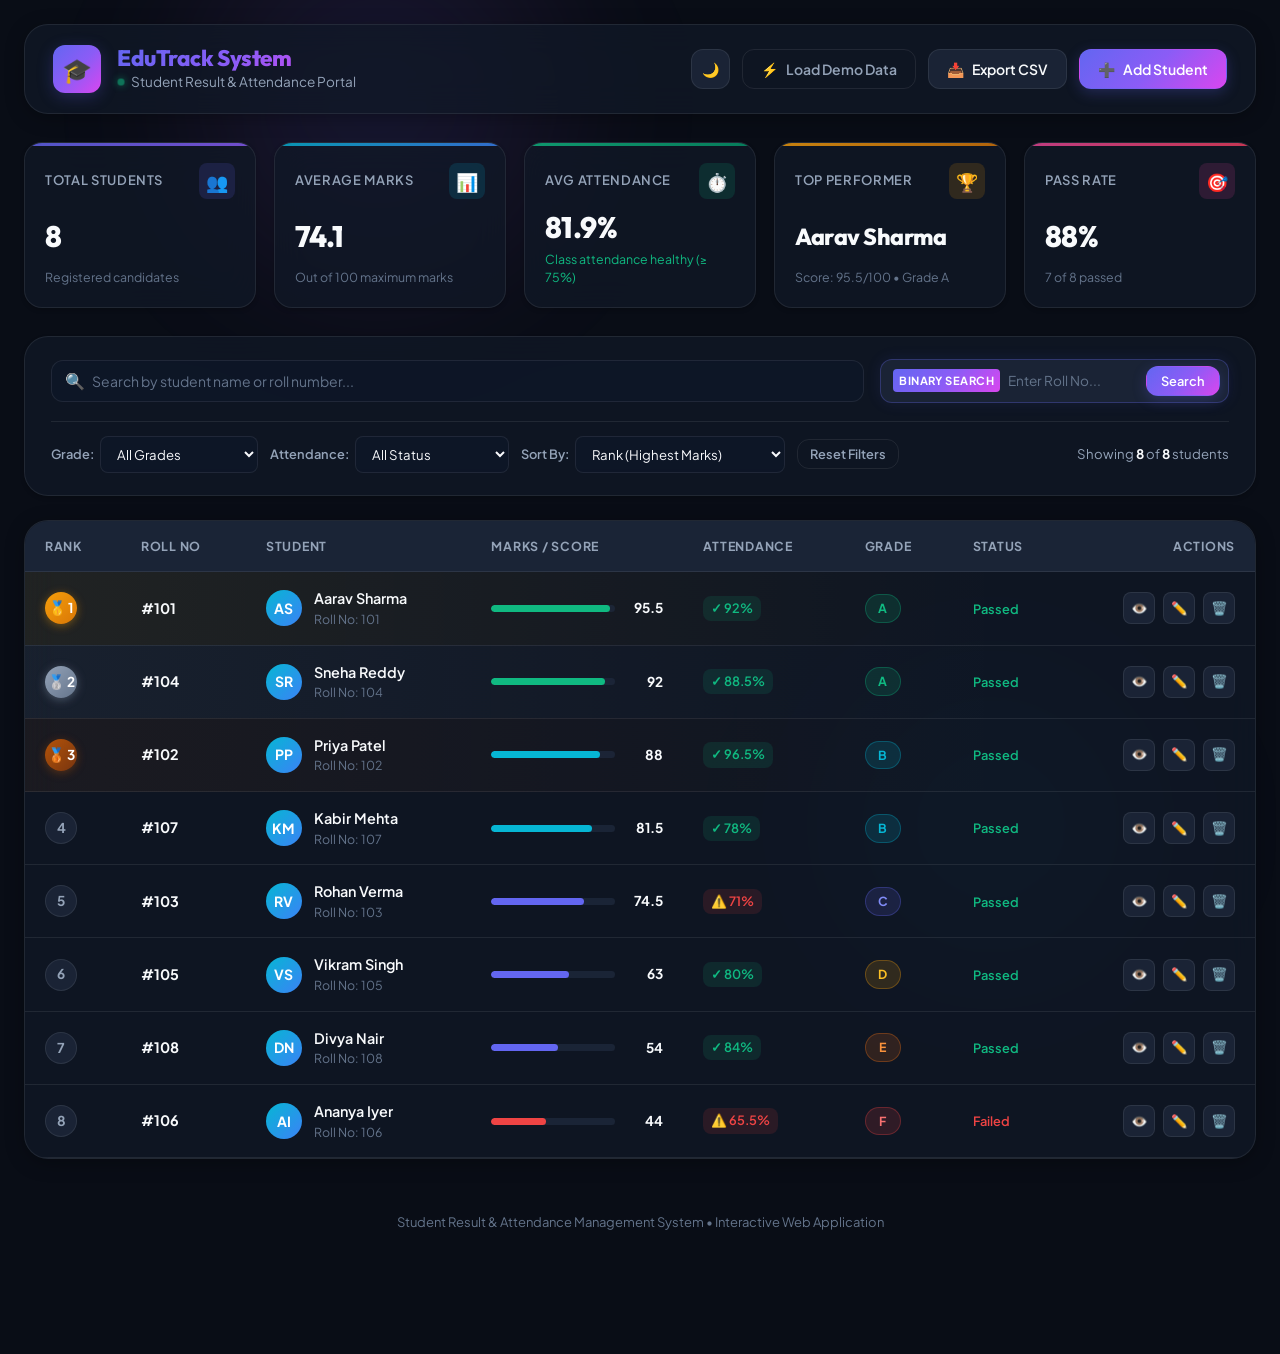
<file: Traning Project/index.html>
<!DOCTYPE html>
<html lang="en">
<head>
  <meta charset="UTF-8">
  <meta name="viewport" content="width=device-width, initial-scale=1.0">
  <meta http-equiv="refresh" content="0; url=student%20_result/index.html">
  <title>EduTrack Portal</title>
  <style>
    body {
      font-family: -apple-system, BlinkMacSystemFont, 'Segoe UI', Roboto, sans-serif;
      background: #090d16;
      color: #f8fafc;
      display: flex;
      align-items: center;
      justify-content: center;
      min-height: 100vh;
      margin: 0;
      text-align: center;
    }
    .redirect-card {
      background: rgba(17, 24, 39, 0.85);
      border: 1px solid rgba(255, 255, 255, 0.1);
      padding: 36px 48px;
      border-radius: 16px;
      box-shadow: 0 10px 30px rgba(0,0,0,0.5);
    }
    a {
      display: inline-block;
      margin-top: 16px;
      padding: 10px 20px;
      background: #6366f1;
      color: #fff;
      text-decoration: none;
      border-radius: 8px;
      font-weight: 600;
    }
  </style>
</head>
<body>
  <div class="redirect-card">
    <h2>🎓 EduTrack Student Result & Attendance Management System</h2>
    <p>Redirecting to application...</p>
    <a href="student%20_result/index.html">Open EduTrack Application &rarr;</a>
  </div>
</body>
</html>
</file>
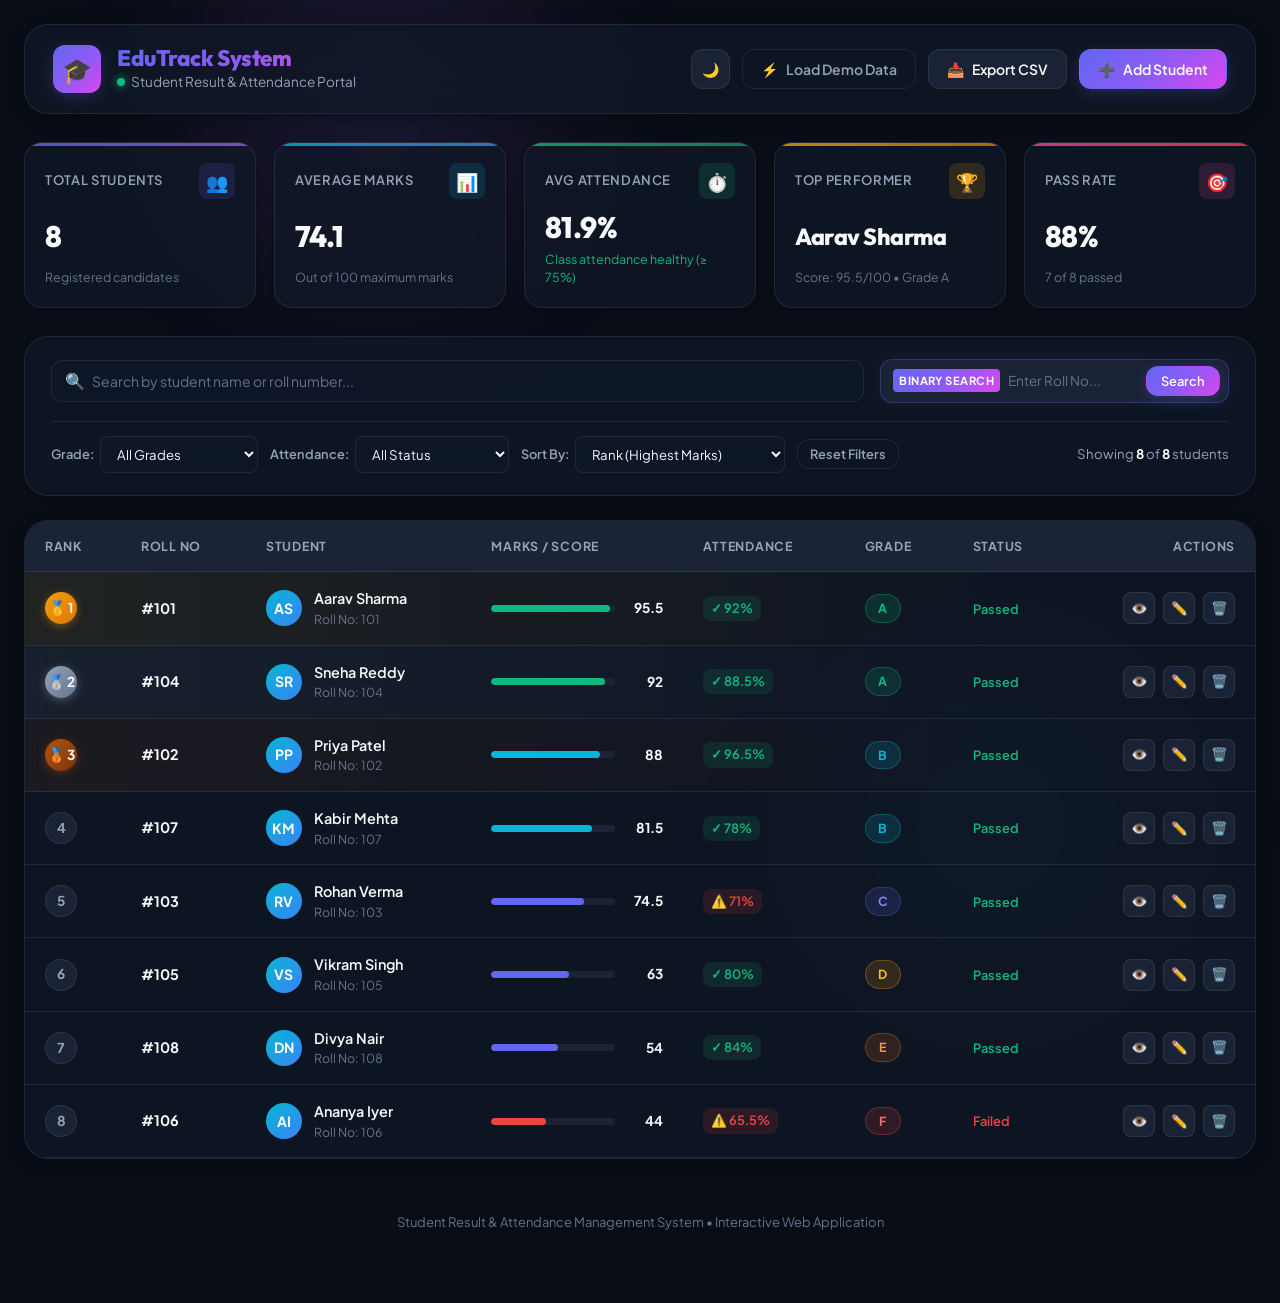
<file: Traning Project/student _result/index.html>
<!DOCTYPE html>
<html lang="en" data-theme="dark">
<head>
  <meta charset="UTF-8">
  <meta name="viewport" content="width=device-width, initial-scale=1.0">
  <meta name="description" content="Modern Student Result and Attendance Management System with live analytics, ranking, grade calculation, and binary search.">
  <title>EduTrack | Student Result & Attendance Management System</title>
  <link rel="stylesheet" href="style.css">
</head>
<body>

  <div class="app-layout">
    <!-- ====================================================================
         HEADER
         ==================================================================== -->
    <header class="app-header">
      <div class="brand-wrapper">
        <div class="brand-logo" aria-hidden="true">
          🎓
        </div>
        <div class="brand-title-group">
          <h1>EduTrack System</h1>
          <div class="brand-subtitle">
            <span class="status-indicator-dot"></span>
            <span>Student Result & Attendance Portal</span>
          </div>
        </div>
      </div>

      <div class="header-actions">
        <button id="themeToggleBtn" class="btn btn-icon-only" title="Toggle Theme" aria-label="Toggle theme">
          <span id="themeIcon">🌙</span>
        </button>

        <button id="sampleDataBtn" class="btn btn-outline" title="Load sample student records">
          <span>⚡</span> Load Demo Data
        </button>

        <button id="exportCsvBtn" class="btn btn-secondary" title="Export results to CSV">
          <span>📥</span> Export CSV
        </button>

        <button id="openAddModalBtn" class="btn btn-primary" title="Add a new student">
          <span>➕</span> Add Student
        </button>
      </div>
    </header>

    <!-- ====================================================================
         METRICS / KPI SUMMARY CARDS
         ==================================================================== -->
    <section class="stats-grid" aria-label="Class Performance Summary">
      <!-- Total Students -->
      <div class="stat-card" style="--stat-gradient: linear-gradient(135deg, #6366f1, #8b5cf6); --stat-bg: rgba(99, 102, 241, 0.15); --stat-color: #818cf8;">
        <div class="stat-card-header">
          <span class="stat-label">Total Students</span>
          <div class="stat-icon">👥</div>
        </div>
        <div class="stat-value" id="kpiTotalStudents">0</div>
        <div class="stat-subtext">Registered candidates</div>
      </div>

      <!-- Class Average Marks -->
      <div class="stat-card" style="--stat-gradient: linear-gradient(135deg, #06b6d4, #3b82f6); --stat-bg: rgba(6, 182, 212, 0.15); --stat-color: #22d3ee;">
        <div class="stat-card-header">
          <span class="stat-label">Average Marks</span>
          <div class="stat-icon">📊</div>
        </div>
        <div class="stat-value" id="kpiAvgMarks">0.0</div>
        <div class="stat-subtext">Out of 100 maximum marks</div>
      </div>

      <!-- Class Average Attendance -->
      <div class="stat-card" style="--stat-gradient: linear-gradient(135deg, #10b981, #059669); --stat-bg: rgba(16, 185, 129, 0.15); --stat-color: #34d399;">
        <div class="stat-card-header">
          <span class="stat-label">Avg Attendance</span>
          <div class="stat-icon">⏱️</div>
        </div>
        <div class="stat-value" id="kpiAvgAttendance">0%</div>
        <div class="stat-subtext" id="kpiAttendanceHealth">Criterion: 75% minimum</div>
      </div>

      <!-- Class Topper / Rank 1 -->
      <div class="stat-card" style="--stat-gradient: linear-gradient(135deg, #f59e0b, #d97706); --stat-bg: rgba(245, 158, 11, 0.15); --stat-color: #fbbf24;">
        <div class="stat-card-header">
          <span class="stat-label">Top Performer</span>
          <div class="stat-icon">🏆</div>
        </div>
        <div class="stat-value" id="kpiTopPerformer" style="font-size: 1.45rem; white-space: nowrap; overflow: hidden; text-overflow: ellipsis;">None</div>
        <div class="stat-subtext" id="kpiTopScore">Rank #1 Leader</div>
      </div>

      <!-- Pass Percentage -->
      <div class="stat-card" style="--stat-gradient: linear-gradient(135deg, #ec4899, #f43f5e); --stat-bg: rgba(236, 72, 153, 0.15); --stat-color: #f472b6;">
        <div class="stat-card-header">
          <span class="stat-label">Pass Rate</span>
          <div class="stat-icon">🎯</div>
        </div>
        <div class="stat-value" id="kpiPassRate">0%</div>
        <div class="stat-subtext" id="kpiPassedCount">Score ≥ 50 (Grade E+)</div>
      </div>
    </section>

    <!-- ====================================================================
         CONTROLS & SEARCH TOOLBAR
         ==================================================================== -->
    <section class="toolbar-card" aria-label="Search and Filter Controls">
      <div class="toolbar-top-row">
        <!-- Text search -->
        <div class="search-group">
          <div class="input-with-icon">
            <span class="input-icon">🔍</span>
            <input type="text" id="liveSearchInput" class="input-field" placeholder="Search by student name or roll number..." aria-label="Live search students">
          </div>
        </div>

        <!-- Binary Search Tool -->
        <div class="binary-search-box" title="Search student by Roll Number using Binary Search algorithm O(log N)">
          <span class="binary-search-badge">Binary Search</span>
          <input type="number" id="binarySearchRollInput" class="binary-search-input" placeholder="Enter Roll No..." aria-label="Binary Search Roll Number">
          <button id="binarySearchBtn" class="btn btn-primary" style="padding: 6px 14px; font-size: 0.8rem;">
            Search
          </button>
        </div>
      </div>

      <!-- Filter options row -->
      <div class="toolbar-filter-row">
        <div class="filters-cluster">
          <!-- Grade Filter -->
          <div class="filter-item">
            <label for="gradeFilterSelect" class="filter-label">Grade:</label>
            <select id="gradeFilterSelect" class="select-control">
              <option value="ALL">All Grades</option>
              <option value="A">Grade A (90-100)</option>
              <option value="B">Grade B (80-89)</option>
              <option value="C">Grade C (70-79)</option>
              <option value="D">Grade D (60-69)</option>
              <option value="E">Grade E (50-59)</option>
              <option value="F">Grade F (&lt;50)</option>
            </select>
          </div>

          <!-- Attendance Filter -->
          <div class="filter-item">
            <label for="attendanceFilterSelect" class="filter-label">Attendance:</label>
            <select id="attendanceFilterSelect" class="select-control">
              <option value="ALL">All Status</option>
              <option value="SAFE">Safe (≥ 75%)</option>
              <option value="SHORTAGE">Shortage (&lt; 75%)</option>
            </select>
          </div>

          <!-- Sort Order -->
          <div class="filter-item">
            <label for="sortBySelect" class="filter-label">Sort By:</label>
            <select id="sortBySelect" class="select-control">
              <option value="rank_asc">Rank (Highest Marks)</option>
              <option value="marks_asc">Marks (Lowest First)</option>
              <option value="roll_asc">Roll Number (Ascending)</option>
              <option value="roll_desc">Roll Number (Descending)</option>
              <option value="name_asc">Name (A-Z)</option>
              <option value="attendance_desc">Attendance (High to Low)</option>
            </select>
          </div>

          <!-- Reset Filter Button -->
          <button id="resetFiltersBtn" class="btn btn-outline" style="padding: 6px 12px; font-size: 0.8rem;">
            Reset Filters
          </button>
        </div>

        <div class="active-count-indicator">
          Showing <strong id="visibleStudentCount">0</strong> of <strong id="totalStudentCount">0</strong> students
        </div>
      </div>
    </section>

    <!-- ====================================================================
         STUDENT LEADERBOARD / TABLE
         ==================================================================== -->
    <main class="table-container">
      <div class="table-responsive">
        <table class="data-table" id="studentsTable" aria-label="Student Results and Attendance">
          <thead>
            <tr>
              <th class="sortable" data-sort="rank">Rank</th>
              <th class="sortable" data-sort="roll">Roll No</th>
              <th class="sortable" data-sort="name">Student</th>
              <th class="sortable" data-sort="marks">Marks / Score</th>
              <th class="sortable" data-sort="attendance">Attendance</th>
              <th class="sortable" data-sort="grade">Grade</th>
              <th>Status</th>
              <th style="text-align: right;">Actions</th>
            </tr>
          </thead>
          <tbody id="studentTableBody">
            <!-- Dynamically populated via JS -->
          </tbody>
        </table>
      </div>

      <!-- Empty State View -->
      <div id="emptyStateView" class="empty-state-view" style="display: none;">
        <div class="empty-state-icon">📋</div>
        <div class="empty-state-title">No Student Records Found</div>
        <p class="empty-state-text">There are currently no students matching your filter criteria or in the database.</p>
        <div style="display: flex; gap: 12px;">
          <button id="emptyAddBtn" class="btn btn-primary">➕ Add First Student</button>
          <button id="emptyLoadSampleBtn" class="btn btn-secondary">⚡ Load Demo Records</button>
        </div>
      </div>
    </main>

    <!-- ====================================================================
         FOOTER
         ==================================================================== -->
    <footer class="app-footer">
      <p>Student Result &amp; Attendance Management System &bull; Interactive Web Application</p>
    </footer>
  </div>

  <!-- ====================================================================
       MODAL: ADD / EDIT STUDENT
       ==================================================================== -->
  <div id="studentModal" class="modal-overlay" role="dialog" aria-modal="true" aria-labelledby="modalTitle">
    <div class="modal-dialog">
      <div class="modal-header">
        <h2 id="modalTitle">Add New Student</h2>
        <button id="closeModalBtn" class="modal-close-btn" aria-label="Close dialog">&times;</button>
      </div>
      
      <form id="studentForm">
        <div class="modal-body">
          <input type="hidden" id="editStudentOriginalRoll" value="">

          <!-- Roll Number -->
          <div class="form-group">
            <label for="studentRollInput" class="form-label">Roll Number *</label>
            <input type="number" id="studentRollInput" class="input-field" placeholder="e.g. 101" required min="1" max="999999">
            <div class="form-help-text">Unique identification integer for the student.</div>
          </div>

          <!-- Name -->
          <div class="form-group">
            <label for="studentNameInput" class="form-label">Full Name *</label>
            <input type="text" id="studentNameInput" class="input-field" placeholder="e.g. Emily Watson" required minlength="2" maxlength="50">
          </div>

          <!-- Marks and Attendance in 2 cols -->
          <div class="form-row-2">
            <!-- Marks -->
            <div class="form-group">
              <label for="studentMarksInput" class="form-label">Marks (0 - 100) *</label>
              <input type="number" id="studentMarksInput" class="input-field" placeholder="0 - 100" required min="0" max="100" step="0.5">
            </div>

            <!-- Attendance -->
            <div class="form-group">
              <label for="studentAttendanceInput" class="form-label">Attendance % (0 - 100) *</label>
              <input type="number" id="studentAttendanceInput" class="input-field" placeholder="0 - 100" required min="0" max="100" step="0.1">
            </div>
          </div>

          <!-- Dynamic Live Grade Preview -->
          <div class="live-grade-preview">
            <div style="font-size: 0.825rem; color: var(--text-secondary);">
              <span>Projected Grade:</span>
              <strong id="previewGradeText" style="color: var(--text-primary); margin-left: 6px;">Enter marks</strong>
            </div>
            <span id="previewGradePill" class="grade-pill" style="display: none;">-</span>
          </div>
        </div>

        <div class="modal-footer">
          <button type="button" id="cancelModalBtn" class="btn btn-secondary">Cancel</button>
          <button type="submit" id="saveStudentBtn" class="btn btn-primary">Save Student</button>
        </div>
      </form>
    </div>
  </div>

  <!-- ====================================================================
       MODAL: STUDENT REPORT CARD / SEARCH RESULT
       ==================================================================== -->
  <div id="reportModal" class="modal-overlay" role="dialog" aria-modal="true" aria-labelledby="reportStudentName">
    <div class="modal-dialog">
      <div class="modal-header">
        <h2>Student Performance Report</h2>
        <button id="closeReportModalBtn" class="modal-close-btn" aria-label="Close dialog">&times;</button>
      </div>

      <div class="modal-body">
        <div class="report-card-container">
          <div class="report-header-badge" id="reportBadgeIcon">🎓</div>
          <h3 class="report-student-name" id="reportStudentName">-</h3>
          <div class="report-roll-text">Roll Number: <strong id="reportStudentRoll">-</strong></div>

          <div class="report-metrics-grid">
            <div class="report-metric-tile">
              <div class="report-metric-label">Assigned Rank</div>
              <div class="report-metric-value" id="reportStudentRank">-</div>
            </div>
            <div class="report-metric-tile">
              <div class="report-metric-label">Academic Grade</div>
              <div class="report-metric-value" id="reportStudentGrade">-</div>
            </div>
            <div class="report-metric-tile">
              <div class="report-metric-label">Marks Scored</div>
              <div class="report-metric-value" id="reportStudentMarks">-</div>
            </div>
            <div class="report-metric-tile">
              <div class="report-metric-label">Status</div>
              <div class="report-metric-value" id="reportStudentStatus">-</div>
            </div>
          </div>

          <!-- Attendance progress section -->
          <div class="report-attendance-progress">
            <div class="report-attendance-header">
              <span>Attendance Record</span>
              <span id="reportAttendancePercent">-</span>
            </div>
            <div class="progress-bar-bg" style="height: 10px;">
              <div id="reportAttendanceFill" class="progress-bar-fill" style="width: 0%; background: var(--status-success);"></div>
            </div>
            <div id="reportAttendanceVerdict" style="font-size: 0.775rem; margin-top: 6px; color: var(--text-tertiary);"></div>
          </div>

          <!-- Binary search execution steps (if search triggered this) -->
          <div id="binarySearchLogContainer" style="display: none;">
            <div style="font-size: 0.75rem; font-weight: 700; text-transform: uppercase; color: var(--text-secondary); text-align: left; margin-top: 16px;">
              ⚡ Binary Search Trace O(log n):
            </div>
            <div id="binarySearchStepsLog" class="binary-search-steps-log"></div>
          </div>
        </div>
      </div>

      <div class="modal-footer">
        <button type="button" id="closeReportFooterBtn" class="btn btn-secondary">Close</button>
        <button type="button" id="printReportBtn" class="btn btn-primary">🖨️ Print Report</button>
      </div>
    </div>
  </div>

  <!-- ====================================================================
       TOAST CONTAINER
       ==================================================================== -->
  <div id="toastContainer" class="toast-container" aria-live="polite"></div>

  <!-- Application Logic -->
  <script src="app.js"></script>
</body>
</html>
</file>
<file: Traning Project/student _result/style.css>
/* ==========================================================================
   STUDENT RESULT & ATTENDANCE MANAGEMENT SYSTEM - DESIGN SYSTEM
   ========================================================================== */

@import url('https://fonts.googleapis.com/css2?family=Outfit:wght@400;500;600;700;800&family=Plus+Jakarta+Sans:wght@400;500;600;700&display=swap');

:root {
  /* Color Palette - Dark Theme (Default) */
  --bg-primary: #090d16;
  --bg-surface: rgba(17, 24, 39, 0.75);
  --bg-surface-elevated: rgba(30, 41, 59, 0.8);
  --bg-card-hover: rgba(39, 51, 74, 0.65);
  --bg-input: rgba(15, 23, 42, 0.7);
  --bg-modal: rgba(15, 23, 42, 0.95);
  
  --border-subtle: rgba(255, 255, 255, 0.08);
  --border-focus: #6366f1;
  --border-hover: rgba(255, 255, 255, 0.16);

  --text-primary: #f8fafc;
  --text-secondary: #94a3b8;
  --text-tertiary: #64748b;

  /* Brand / Gradient Accents */
  --accent-primary: #6366f1;
  --accent-primary-hover: #4f46e5;
  --accent-secondary: #ec4899;
  --accent-gradient: linear-gradient(135deg, #6366f1 0%, #8b5cf6 50%, #d946ef 100%);
  --accent-gradient-glow: rgba(99, 102, 241, 0.25);
  --accent-cyan: #06b6d4;
  --accent-cyan-gradient: linear-gradient(135deg, #06b6d4 0%, #3b82f6 100%);

  /* Functional Status Colors */
  --status-success: #10b981;
  --status-success-bg: rgba(16, 185, 129, 0.12);
  --status-warning: #f59e0b;
  --status-warning-bg: rgba(245, 158, 11, 0.12);
  --status-danger: #ef4444;
  --status-danger-bg: rgba(239, 68, 68, 0.12);
  --status-info: #3b82f6;
  --status-info-bg: rgba(59, 130, 246, 0.12);

  /* Grade Specific Badges */
  --grade-a: #10b981;
  --grade-b: #06b6d4;
  --grade-c: #6366f1;
  --grade-d: #f59e0b;
  --grade-e: #f97316;
  --grade-f: #ef4444;

  /* Shadows & Glass effects */
  --shadow-sm: 0 2px 4px rgba(0, 0, 0, 0.2);
  --shadow-md: 0 4px 20px -2px rgba(0, 0, 0, 0.35);
  --shadow-lg: 0 10px 30px -4px rgba(0, 0, 0, 0.5);
  --glass-blur: blur(16px);

  /* Typography */
  --font-heading: 'Outfit', -apple-system, BlinkMacSystemFont, 'Segoe UI', Roboto, sans-serif;
  --font-body: 'Plus Jakarta Sans', -apple-system, BlinkMacSystemFont, 'Segoe UI', Roboto, sans-serif;

  /* Transitions */
  --transition-fast: 150ms cubic-bezier(0.4, 0, 0.2, 1);
  --transition-normal: 250ms cubic-bezier(0.4, 0, 0.2, 1);
  --transition-smooth: 400ms cubic-bezier(0.16, 1, 0.3, 1);
  --radius-sm: 8px;
  --radius-md: 12px;
  --radius-lg: 18px;
  --radius-xl: 24px;
  --radius-full: 9999px;
}

/* Light Theme Variable Overrides */
[data-theme="light"] {
  --bg-primary: #f4f6fb;
  --bg-surface: rgba(255, 255, 255, 0.85);
  --bg-surface-elevated: rgba(255, 255, 255, 0.95);
  --bg-card-hover: rgba(241, 245, 249, 0.9);
  --bg-input: #ffffff;
  --bg-modal: rgba(255, 255, 255, 0.98);

  --border-subtle: rgba(203, 213, 225, 0.7);
  --border-focus: #4f46e5;
  --border-hover: rgba(148, 163, 184, 0.8);

  --text-primary: #0f172a;
  --text-secondary: #475569;
  --text-tertiary: #64748b;

  --accent-gradient-glow: rgba(99, 102, 241, 0.15);
  --shadow-sm: 0 1px 3px rgba(0, 0, 0, 0.06);
  --shadow-md: 0 4px 16px -2px rgba(15, 23, 42, 0.08);
  --shadow-lg: 0 12px 32px -4px rgba(15, 23, 42, 0.12);
}

/* Reset & Base Styles */
*, *::before, *::after {
  box-sizing: border-box;
  margin: 0;
  padding: 0;
}

html {
  font-size: 16px;
  scroll-behavior: smooth;
}

body {
  font-family: var(--font-body);
  background-color: var(--bg-primary);
  color: var(--text-primary);
  line-height: 1.5;
  min-height: 100vh;
  overflow-x: hidden;
  position: relative;
  transition: background-color var(--transition-normal), color var(--transition-normal);
}

/* Ambient Background Glow */
body::before {
  content: '';
  position: fixed;
  top: -150px;
  left: 10%;
  width: 500px;
  height: 500px;
  background: radial-gradient(circle, rgba(99, 102, 241, 0.15) 0%, rgba(217, 70, 239, 0.05) 50%, transparent 70%);
  border-radius: 50%;
  pointer-events: none;
  z-index: 0;
  filter: blur(60px);
}

body::after {
  content: '';
  position: fixed;
  bottom: -150px;
  right: 5%;
  width: 450px;
  height: 450px;
  background: radial-gradient(circle, rgba(6, 182, 212, 0.12) 0%, rgba(59, 130, 246, 0.04) 50%, transparent 70%);
  border-radius: 50%;
  pointer-events: none;
  z-index: 0;
  filter: blur(60px);
}

/* App Container */
.app-layout {
  position: relative;
  z-index: 1;
  max-width: 1380px;
  margin: 0 auto;
  padding: 24px 24px 60px;
}

/* ==========================================================================
   HEADER SECTION
   ========================================================================== */
.app-header {
  display: flex;
  align-items: center;
  justify-content: space-between;
  padding: 20px 28px;
  background: var(--bg-surface);
  backdrop-filter: var(--glass-blur);
  border: 1px solid var(--border-subtle);
  border-radius: var(--radius-xl);
  box-shadow: var(--shadow-md);
  margin-bottom: 28px;
  flex-wrap: wrap;
  gap: 16px;
}

.brand-wrapper {
  display: flex;
  align-items: center;
  gap: 16px;
}

.brand-logo {
  width: 48px;
  height: 48px;
  border-radius: var(--radius-md);
  background: var(--accent-gradient);
  display: flex;
  align-items: center;
  justify-content: center;
  color: #fff;
  font-size: 24px;
  box-shadow: 0 4px 16px var(--accent-gradient-glow);
  transition: transform var(--transition-fast);
}

.brand-logo:hover {
  transform: rotate(6deg) scale(1.05);
}

.brand-title-group h1 {
  font-family: var(--font-heading);
  font-size: 1.4rem;
  font-weight: 800;
  letter-spacing: -0.02em;
  background: var(--accent-gradient);
  -webkit-background-clip: text;
  -webkit-text-fill-color: transparent;
  line-height: 1.2;
}

.brand-subtitle {
  font-size: 0.85rem;
  color: var(--text-secondary);
  display: flex;
  align-items: center;
  gap: 6px;
}

.status-indicator-dot {
  width: 8px;
  height: 8px;
  background-color: var(--status-success);
  border-radius: 50%;
  display: inline-block;
  box-shadow: 0 0 10px var(--status-success);
  animation: pulse-dot 2s infinite;
}

@keyframes pulse-dot {
  0%, 100% { opacity: 1; transform: scale(1); }
  50% { opacity: 0.5; transform: scale(0.85); }
}

.header-actions {
  display: flex;
  align-items: center;
  gap: 12px;
}

/* ==========================================================================
   BUTTONS & CONTROLS
   ========================================================================== */
.btn {
  display: inline-flex;
  align-items: center;
  justify-content: center;
  gap: 8px;
  font-family: var(--font-body);
  font-size: 0.875rem;
  font-weight: 600;
  padding: 10px 18px;
  border-radius: var(--radius-md);
  border: 1px solid transparent;
  cursor: pointer;
  transition: all var(--transition-fast);
  text-decoration: none;
  white-space: nowrap;
}

.btn:active {
  transform: scale(0.98);
}

.btn-primary {
  background: var(--accent-gradient);
  color: #ffffff;
  box-shadow: 0 4px 14px var(--accent-gradient-glow);
}

.btn-primary:hover {
  filter: brightness(1.1);
  box-shadow: 0 6px 20px rgba(99, 102, 241, 0.4);
  transform: translateY(-1px);
}

.btn-secondary {
  background: var(--bg-surface-elevated);
  color: var(--text-primary);
  border-color: var(--border-subtle);
}

.btn-secondary:hover {
  background: var(--bg-card-hover);
  border-color: var(--border-hover);
  color: var(--text-primary);
}

.btn-outline {
  background: transparent;
  color: var(--text-secondary);
  border-color: var(--border-subtle);
}

.btn-outline:hover {
  color: var(--text-primary);
  border-color: var(--border-hover);
  background: rgba(255, 255, 255, 0.04);
}

.btn-icon-only {
  padding: 10px;
  border-radius: var(--radius-md);
  color: var(--text-secondary);
  background: var(--bg-surface-elevated);
  border: 1px solid var(--border-subtle);
}

.btn-icon-only:hover {
  color: var(--text-primary);
  border-color: var(--border-hover);
}

.btn-danger {
  background: var(--status-danger-bg);
  color: var(--status-danger);
  border-color: rgba(239, 68, 68, 0.2);
}

.btn-danger:hover {
  background: var(--status-danger);
  color: #fff;
}

/* ==========================================================================
   METRICS & KPI DASHBOARD
   ========================================================================== */
.stats-grid {
  display: grid;
  grid-template-columns: repeat(auto-fit, minmax(220px, 1fr));
  gap: 18px;
  margin-bottom: 28px;
}

.stat-card {
  background: var(--bg-surface);
  backdrop-filter: var(--glass-blur);
  border: 1px solid var(--border-subtle);
  border-radius: var(--radius-lg);
  padding: 20px;
  box-shadow: var(--shadow-sm);
  display: flex;
  flex-direction: column;
  justify-content: space-between;
  position: relative;
  overflow: hidden;
  transition: transform var(--transition-normal), box-shadow var(--transition-normal), border-color var(--transition-normal);
}

.stat-card::before {
  content: '';
  position: absolute;
  top: 0;
  left: 0;
  right: 0;
  height: 3px;
  background: var(--stat-gradient, var(--accent-gradient));
  opacity: 0.8;
}

.stat-card:hover {
  transform: translateY(-3px);
  box-shadow: var(--shadow-md);
  border-color: var(--border-hover);
}

.stat-card-header {
  display: flex;
  align-items: center;
  justify-content: space-between;
  margin-bottom: 12px;
}

.stat-label {
  font-size: 0.8125rem;
  font-weight: 600;
  color: var(--text-secondary);
  text-transform: uppercase;
  letter-spacing: 0.05em;
}

.stat-icon {
  width: 36px;
  height: 36px;
  border-radius: var(--radius-sm);
  display: flex;
  align-items: center;
  justify-content: center;
  font-size: 18px;
  background: var(--stat-bg, var(--status-info-bg));
  color: var(--stat-color, var(--accent-primary));
}

.stat-value {
  font-family: var(--font-heading);
  font-size: 1.85rem;
  font-weight: 800;
  letter-spacing: -0.02em;
  color: var(--text-primary);
  line-height: 1.1;
  margin-bottom: 6px;
}

.stat-subtext {
  font-size: 0.775rem;
  color: var(--text-tertiary);
  display: flex;
  align-items: center;
  gap: 4px;
}

/* ==========================================================================
   SEARCH, FILTER & CONTROL TOOLBAR
   ========================================================================== */
.toolbar-card {
  background: var(--bg-surface);
  backdrop-filter: var(--glass-blur);
  border: 1px solid var(--border-subtle);
  border-radius: var(--radius-xl);
  padding: 22px 26px;
  box-shadow: var(--shadow-sm);
  margin-bottom: 24px;
}

.toolbar-top-row {
  display: flex;
  align-items: center;
  justify-content: space-between;
  gap: 16px;
  flex-wrap: wrap;
  margin-bottom: 18px;
}

.search-group {
  display: flex;
  align-items: center;
  gap: 12px;
  flex: 1;
  min-width: 280px;
}

.input-with-icon {
  position: relative;
  width: 100%;
}

.input-with-icon .input-icon {
  position: absolute;
  left: 14px;
  top: 50%;
  transform: translateY(-50%);
  color: var(--text-tertiary);
  pointer-events: none;
  font-size: 16px;
}

.input-field {
  width: 100%;
  padding: 11px 14px 11px 40px;
  font-family: var(--font-body);
  font-size: 0.875rem;
  background: var(--bg-input);
  border: 1px solid var(--border-subtle);
  border-radius: var(--radius-md);
  color: var(--text-primary);
  transition: all var(--transition-fast);
}

.input-field:focus {
  outline: none;
  border-color: var(--border-focus);
  box-shadow: 0 0 0 3px rgba(99, 102, 241, 0.2);
}

.input-field::placeholder {
  color: var(--text-tertiary);
}

/* Binary Search Dedicated Feature Box */
.binary-search-box {
  display: flex;
  align-items: center;
  gap: 8px;
  background: var(--bg-surface-elevated);
  padding: 6px 8px 6px 12px;
  border: 1px solid rgba(99, 102, 241, 0.3);
  border-radius: var(--radius-md);
  box-shadow: 0 0 15px rgba(99, 102, 241, 0.1);
}

.binary-search-badge {
  font-size: 0.7rem;
  font-weight: 700;
  text-transform: uppercase;
  letter-spacing: 0.04em;
  padding: 3px 6px;
  border-radius: 4px;
  background: var(--accent-gradient);
  color: #fff;
  white-space: nowrap;
}

.binary-search-input {
  border: none;
  background: transparent;
  font-family: var(--font-body);
  font-size: 0.85rem;
  color: var(--text-primary);
  width: 130px;
  outline: none;
}

.binary-search-input::placeholder {
  color: var(--text-tertiary);
}

/* Secondary Filter Row */
.toolbar-filter-row {
  display: flex;
  align-items: center;
  justify-content: space-between;
  gap: 16px;
  flex-wrap: wrap;
  padding-top: 14px;
  border-top: 1px solid var(--border-subtle);
}

.filters-cluster {
  display: flex;
  align-items: center;
  gap: 12px;
  flex-wrap: wrap;
}

.filter-item {
  display: flex;
  align-items: center;
  gap: 6px;
}

.filter-label {
  font-size: 0.8rem;
  font-weight: 600;
  color: var(--text-secondary);
  white-space: nowrap;
}

.select-control {
  padding: 8px 12px;
  font-family: var(--font-body);
  font-size: 0.825rem;
  background: var(--bg-input);
  border: 1px solid var(--border-subtle);
  border-radius: var(--radius-sm);
  color: var(--text-primary);
  cursor: pointer;
  outline: none;
  transition: border-color var(--transition-fast);
}

.select-control:focus {
  border-color: var(--border-focus);
}

.active-count-indicator {
  font-size: 0.825rem;
  color: var(--text-secondary);
}

.active-count-indicator strong {
  color: var(--text-primary);
}

/* ==========================================================================
   DATA TABLE & LEADERBOARD
   ========================================================================= */
.table-container {
  background: var(--bg-surface);
  backdrop-filter: var(--glass-blur);
  border: 1px solid var(--border-subtle);
  border-radius: var(--radius-xl);
  box-shadow: var(--shadow-md);
  overflow: hidden;
  margin-bottom: 30px;
}

.table-responsive {
  width: 100%;
  overflow-x: auto;
}

.data-table {
  width: 100%;
  border-collapse: collapse;
  text-align: left;
}

.data-table th {
  padding: 16px 20px;
  font-size: 0.775rem;
  font-weight: 700;
  text-transform: uppercase;
  letter-spacing: 0.06em;
  color: var(--text-secondary);
  background: var(--bg-surface-elevated);
  border-bottom: 1px solid var(--border-subtle);
  user-select: none;
  white-space: nowrap;
}

.data-table th.sortable {
  cursor: pointer;
  transition: color var(--transition-fast);
}

.data-table th.sortable:hover {
  color: var(--accent-primary);
}

.data-table td {
  padding: 16px 20px;
  font-size: 0.9rem;
  color: var(--text-primary);
  border-bottom: 1px solid var(--border-subtle);
  vertical-align: middle;
  transition: background-color var(--transition-fast);
}

.data-table tbody tr {
  transition: background-color var(--transition-fast), transform var(--transition-fast);
}

.data-table tbody tr:hover {
  background-color: var(--bg-card-hover);
}

/* Top 3 rank highlighting */
.data-table tbody tr.rank-1-row {
  background: linear-gradient(90deg, rgba(251, 191, 36, 0.08) 0%, transparent 80%);
}
.data-table tbody tr.rank-2-row {
  background: linear-gradient(90deg, rgba(148, 163, 184, 0.08) 0%, transparent 80%);
}
.data-table tbody tr.rank-3-row {
  background: linear-gradient(90deg, rgba(180, 83, 9, 0.08) 0%, transparent 80%);
}

/* Rank Badge */
.rank-badge {
  display: inline-flex;
  align-items: center;
  justify-content: center;
  width: 32px;
  height: 32px;
  border-radius: 50%;
  font-weight: 700;
  font-size: 0.85rem;
  background: var(--bg-surface-elevated);
  border: 1px solid var(--border-subtle);
  color: var(--text-secondary);
}

.rank-badge.top-1 {
  background: linear-gradient(135deg, #f59e0b 0%, #d97706 100%);
  color: #fff;
  box-shadow: 0 2px 10px rgba(245, 158, 11, 0.4);
  border: none;
}

.rank-badge.top-2 {
  background: linear-gradient(135deg, #94a3b8 0%, #64748b 100%);
  color: #fff;
  box-shadow: 0 2px 10px rgba(148, 163, 184, 0.4);
  border: none;
}

.rank-badge.top-3 {
  background: linear-gradient(135deg, #b45309 0%, #78350f 100%);
  color: #fff;
  box-shadow: 0 2px 10px rgba(180, 83, 9, 0.4);
  border: none;
}

/* Student Name & Avatar */
.student-profile-cell {
  display: flex;
  align-items: center;
  gap: 12px;
}

.student-avatar {
  width: 36px;
  height: 36px;
  border-radius: 50%;
  background: var(--accent-cyan-gradient);
  display: flex;
  align-items: center;
  justify-content: center;
  font-weight: 700;
  font-size: 0.875rem;
  color: #fff;
  text-transform: uppercase;
}

.student-name-text {
  font-weight: 600;
  color: var(--text-primary);
}

.student-roll-sub {
  font-size: 0.775rem;
  color: var(--text-tertiary);
}

/* Progress bar inside table cell */
.marks-progress-wrapper {
  display: flex;
  align-items: center;
  gap: 10px;
  min-width: 130px;
}

.progress-bar-bg {
  flex: 1;
  height: 7px;
  background: var(--bg-surface-elevated);
  border-radius: var(--radius-full);
  overflow: hidden;
}

.progress-bar-fill {
  height: 100%;
  border-radius: var(--radius-full);
  transition: width 0.8s cubic-bezier(0.16, 1, 0.3, 1);
}

.marks-val-badge {
  font-weight: 700;
  font-size: 0.85rem;
  min-width: 38px;
  text-align: right;
}

/* Grade Pills */
.grade-pill {
  display: inline-block;
  padding: 4px 10px;
  border-radius: var(--radius-full);
  font-weight: 700;
  font-size: 0.78rem;
  text-align: center;
  min-width: 36px;
}

.grade-pill.grade-A {
  background: rgba(16, 185, 129, 0.15);
  color: #10b981;
  border: 1px solid rgba(16, 185, 129, 0.3);
}

.grade-pill.grade-B {
  background: rgba(6, 182, 212, 0.15);
  color: #06b6d4;
  border: 1px solid rgba(6, 182, 212, 0.3);
}

.grade-pill.grade-C {
  background: rgba(99, 102, 241, 0.15);
  color: #818cf8;
  border: 1px solid rgba(99, 102, 241, 0.3);
}

.grade-pill.grade-D {
  background: rgba(245, 158, 11, 0.15);
  color: #fbbf24;
  border: 1px solid rgba(245, 158, 11, 0.3);
}

.grade-pill.grade-E {
  background: rgba(249, 115, 22, 0.15);
  color: #fb923c;
  border: 1px solid rgba(249, 115, 22, 0.3);
}

.grade-pill.grade-F {
  background: rgba(239, 68, 68, 0.15);
  color: #f87171;
  border: 1px solid rgba(239, 68, 68, 0.3);
}

/* Attendance Status Badge */
.attendance-badge {
  display: inline-flex;
  align-items: center;
  gap: 5px;
  font-size: 0.8rem;
  font-weight: 600;
  padding: 3px 8px;
  border-radius: var(--radius-sm);
}

.attendance-badge.safe {
  color: var(--status-success);
  background: var(--status-success-bg);
}

.attendance-badge.warning {
  color: var(--status-danger);
  background: var(--status-danger-bg);
}

/* Action Icons inside Table */
.action-buttons-group {
  display: flex;
  align-items: center;
  gap: 8px;
}

.btn-table-action {
  width: 32px;
  height: 32px;
  border-radius: var(--radius-sm);
  border: 1px solid var(--border-subtle);
  background: var(--bg-surface-elevated);
  color: var(--text-secondary);
  display: flex;
  align-items: center;
  justify-content: center;
  cursor: pointer;
  transition: all var(--transition-fast);
}

.btn-table-action:hover {
  color: var(--text-primary);
  border-color: var(--border-hover);
  background: var(--bg-card-hover);
}

.btn-table-action.delete-action:hover {
  color: var(--status-danger);
  border-color: rgba(239, 68, 68, 0.4);
  background: var(--status-danger-bg);
}

/* Empty State */
.empty-state-view {
  padding: 60px 20px;
  text-align: center;
  display: flex;
  flex-direction: column;
  align-items: center;
  justify-content: center;
}

.empty-state-icon {
  font-size: 48px;
  margin-bottom: 16px;
  opacity: 0.6;
}

.empty-state-title {
  font-family: var(--font-heading);
  font-size: 1.25rem;
  font-weight: 700;
  margin-bottom: 8px;
}

.empty-state-text {
  font-size: 0.875rem;
  color: var(--text-secondary);
  max-width: 400px;
  margin-bottom: 20px;
}

/* ==========================================================================
   MODALS & DIALOGS
   ========================================================================== */
.modal-overlay {
  position: fixed;
  inset: 0;
  background: rgba(0, 0, 0, 0.7);
  backdrop-filter: blur(8px);
  z-index: 1000;
  display: flex;
  align-items: center;
  justify-content: center;
  padding: 20px;
  opacity: 0;
  visibility: hidden;
  transition: opacity var(--transition-normal), visibility var(--transition-normal);
}

.modal-overlay.active {
  opacity: 1;
  visibility: visible;
}

.modal-dialog {
  background: var(--bg-modal);
  border: 1px solid var(--border-subtle);
  border-radius: var(--radius-xl);
  box-shadow: var(--shadow-lg);
  width: 100%;
  max-width: 520px;
  overflow: hidden;
  transform: scale(0.95) translateY(10px);
  transition: transform var(--transition-smooth);
}

.modal-overlay.active .modal-dialog {
  transform: scale(1) translateY(0);
}

.modal-header {
  padding: 20px 24px;
  display: flex;
  align-items: center;
  justify-content: space-between;
  border-bottom: 1px solid var(--border-subtle);
}

.modal-header h2 {
  font-family: var(--font-heading);
  font-size: 1.2rem;
  font-weight: 700;
}

.modal-close-btn {
  background: none;
  border: none;
  font-size: 20px;
  color: var(--text-tertiary);
  cursor: pointer;
  padding: 4px;
  display: flex;
  align-items: center;
  justify-content: center;
  border-radius: 4px;
  transition: color var(--transition-fast);
}

.modal-close-btn:hover {
  color: var(--text-primary);
}

.modal-body {
  padding: 24px;
  max-height: 80vh;
  overflow-y: auto;
}

.form-group {
  margin-bottom: 18px;
}

.form-label {
  display: block;
  font-size: 0.8125rem;
  font-weight: 600;
  color: var(--text-secondary);
  margin-bottom: 6px;
}

.form-help-text {
  font-size: 0.75rem;
  color: var(--text-tertiary);
  margin-top: 4px;
}

.form-row-2 {
  display: grid;
  grid-template-columns: 1fr 1fr;
  gap: 16px;
}

.live-grade-preview {
  display: flex;
  align-items: center;
  justify-content: space-between;
  padding: 12px 16px;
  background: var(--bg-surface-elevated);
  border-radius: var(--radius-md);
  border: 1px solid var(--border-subtle);
  margin-top: 8px;
}

.modal-footer {
  padding: 16px 24px;
  display: flex;
  align-items: center;
  justify-content: flex-end;
  gap: 12px;
  border-top: 1px solid var(--border-subtle);
  background: var(--bg-surface);
}

/* ==========================================================================
   REPORT CARD MODAL (STUDENT DETAILS)
   ========================================================================== */
.report-card-container {
  text-align: center;
}

.report-header-badge {
  width: 72px;
  height: 72px;
  margin: 0 auto 16px;
  border-radius: 50%;
  display: flex;
  align-items: center;
  justify-content: center;
  font-size: 32px;
  background: var(--accent-gradient);
  color: #fff;
  box-shadow: 0 4px 20px var(--accent-gradient-glow);
}

.report-student-name {
  font-family: var(--font-heading);
  font-size: 1.5rem;
  font-weight: 800;
  margin-bottom: 4px;
}

.report-roll-text {
  font-size: 0.875rem;
  color: var(--text-secondary);
  margin-bottom: 24px;
}

.report-metrics-grid {
  display: grid;
  grid-template-columns: repeat(2, 1fr);
  gap: 12px;
  margin-bottom: 20px;
  text-align: left;
}

.report-metric-tile {
  background: var(--bg-surface-elevated);
  border: 1px solid var(--border-subtle);
  border-radius: var(--radius-md);
  padding: 14px;
}

.report-metric-label {
  font-size: 0.75rem;
  color: var(--text-tertiary);
  text-transform: uppercase;
  font-weight: 700;
  margin-bottom: 4px;
}

.report-metric-value {
  font-family: var(--font-heading);
  font-size: 1.35rem;
  font-weight: 800;
  color: var(--text-primary);
}

.report-attendance-progress {
  margin-top: 16px;
  text-align: left;
}

.report-attendance-header {
  display: flex;
  justify-content: space-between;
  font-size: 0.8125rem;
  font-weight: 600;
  margin-bottom: 6px;
}

.binary-search-steps-log {
  background: var(--bg-primary);
  border: 1px solid var(--border-subtle);
  border-radius: var(--radius-md);
  padding: 12px;
  font-family: monospace;
  font-size: 0.775rem;
  color: var(--accent-cyan);
  text-align: left;
  max-height: 120px;
  overflow-y: auto;
  margin-top: 12px;
}

/* ==========================================================================
   TOAST NOTIFICATIONS
   ========================================================================== */
.toast-container {
  position: fixed;
  bottom: 24px;
  right: 24px;
  z-index: 2000;
  display: flex;
  flex-direction: column;
  gap: 10px;
  pointer-events: none;
}

.toast {
  pointer-events: auto;
  display: flex;
  align-items: center;
  gap: 12px;
  background: var(--bg-modal);
  border: 1px solid var(--border-subtle);
  border-radius: var(--radius-md);
  padding: 12px 18px;
  box-shadow: var(--shadow-lg);
  color: var(--text-primary);
  font-size: 0.875rem;
  font-weight: 500;
  min-width: 280px;
  max-width: 400px;
  transform: translateY(20px);
  opacity: 0;
  animation: toast-slide-in 0.3s cubic-bezier(0.16, 1, 0.3, 1) forwards;
}

@keyframes toast-slide-in {
  to {
    transform: translateY(0);
    opacity: 1;
  }
}

.toast.toast-exit {
  animation: toast-slide-out 0.25s forwards;
}

@keyframes toast-slide-out {
  to {
    transform: translateX(100%);
    opacity: 0;
  }
}

.toast-icon {
  font-size: 18px;
}

.toast.toast-success {
  border-left: 4px solid var(--status-success);
}
.toast.toast-error {
  border-left: 4px solid var(--status-danger);
}
.toast.toast-info {
  border-left: 4px solid var(--status-info);
}

/* ==========================================================================
   FOOTER
   ========================================================================== */
.app-footer {
  text-align: center;
  padding: 24px 0 10px;
  color: var(--text-tertiary);
  font-size: 0.8125rem;
}

.app-footer a {
  color: var(--accent-primary);
  text-decoration: none;
}

/* ==========================================================================
   RESPONSIVE DESIGN
   ========================================================================== */
@media (max-width: 900px) {
  .app-layout {
    padding: 16px 16px 40px;
  }

  .stats-grid {
    grid-template-columns: repeat(2, 1fr);
  }

  .toolbar-top-row,
  .toolbar-filter-row {
    flex-direction: column;
    align-items: stretch;
  }

  .search-group {
    width: 100%;
  }

  .binary-search-box {
    width: 100%;
    justify-content: space-between;
  }

  .binary-search-input {
    flex: 1;
  }

  .filters-cluster {
    width: 100%;
    justify-content: space-between;
  }
}

@media (max-width: 600px) {
  .stats-grid {
    grid-template-columns: 1fr;
  }

  .form-row-2 {
    grid-template-columns: 1fr;
  }

  .header-actions {
    width: 100%;
    justify-content: space-between;
  }

  .brand-wrapper {
    width: 100%;
  }
}
</file>
